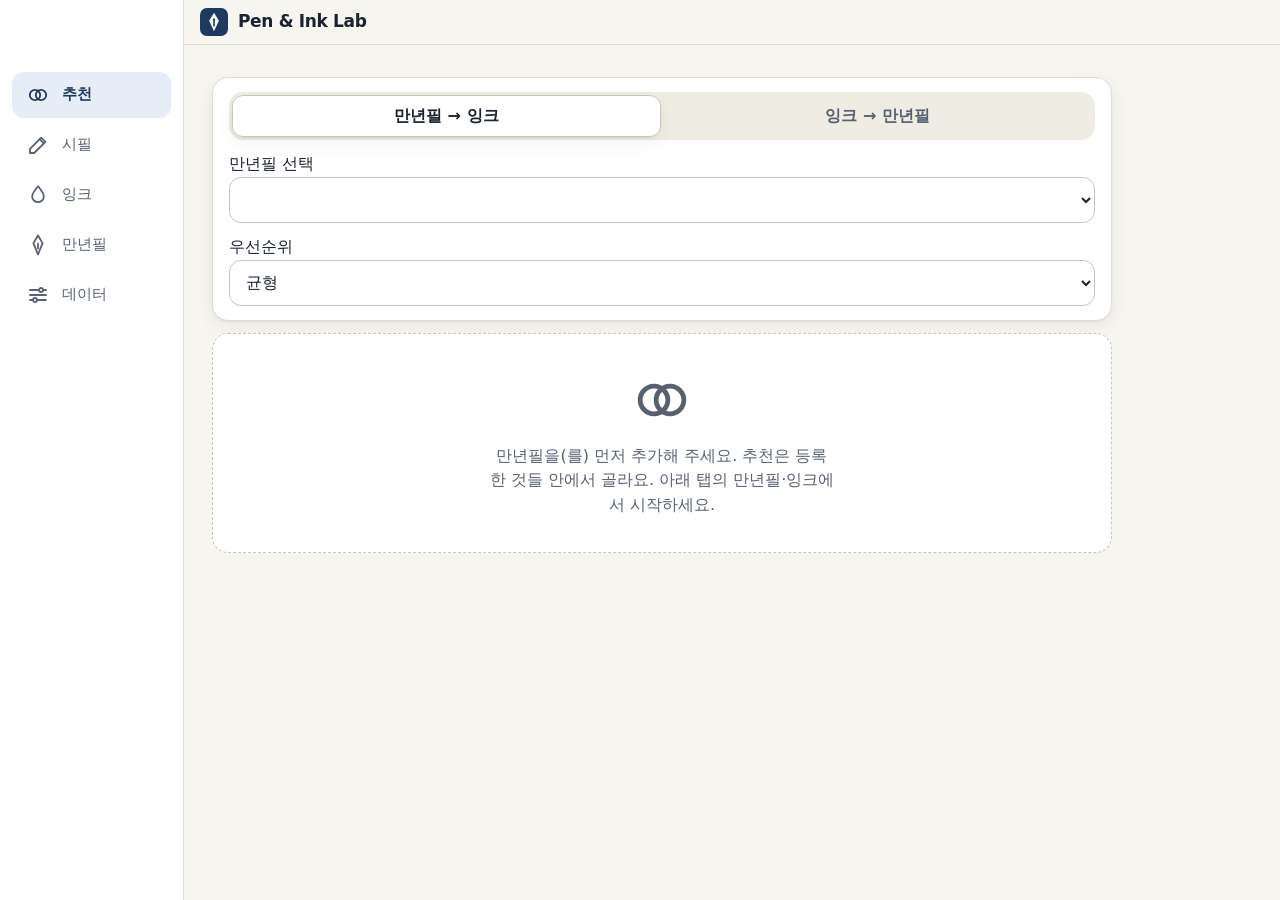
<file: index.html>
<!doctype html>
<html lang="ko">
<head>
<meta charset="utf-8">
<meta name="viewport" content="width=device-width,initial-scale=1,viewport-fit=cover">
<meta name="color-scheme" content="light dark">
<meta name="theme-color" content="#f6f4ef">
<meta name="apple-mobile-web-app-capable" content="yes">
<meta name="apple-mobile-web-app-title" content="Pen&Ink">
<link rel="manifest" href="manifest.webmanifest">
<link rel="apple-touch-icon" href="icons/icon-180.png">
<title>Pen &amp; Ink Lab</title>
  <script type="module" crossorigin src="./assets/index-9O4WMydk.js"></script>
  <link rel="stylesheet" crossorigin href="./assets/index-CVXWthxm.css">
</head>
<body>
<div id="app"></div>
<noscript>이 앱은 자바스크립트가 필요해요.</noscript>
</body>
</html>
</file>
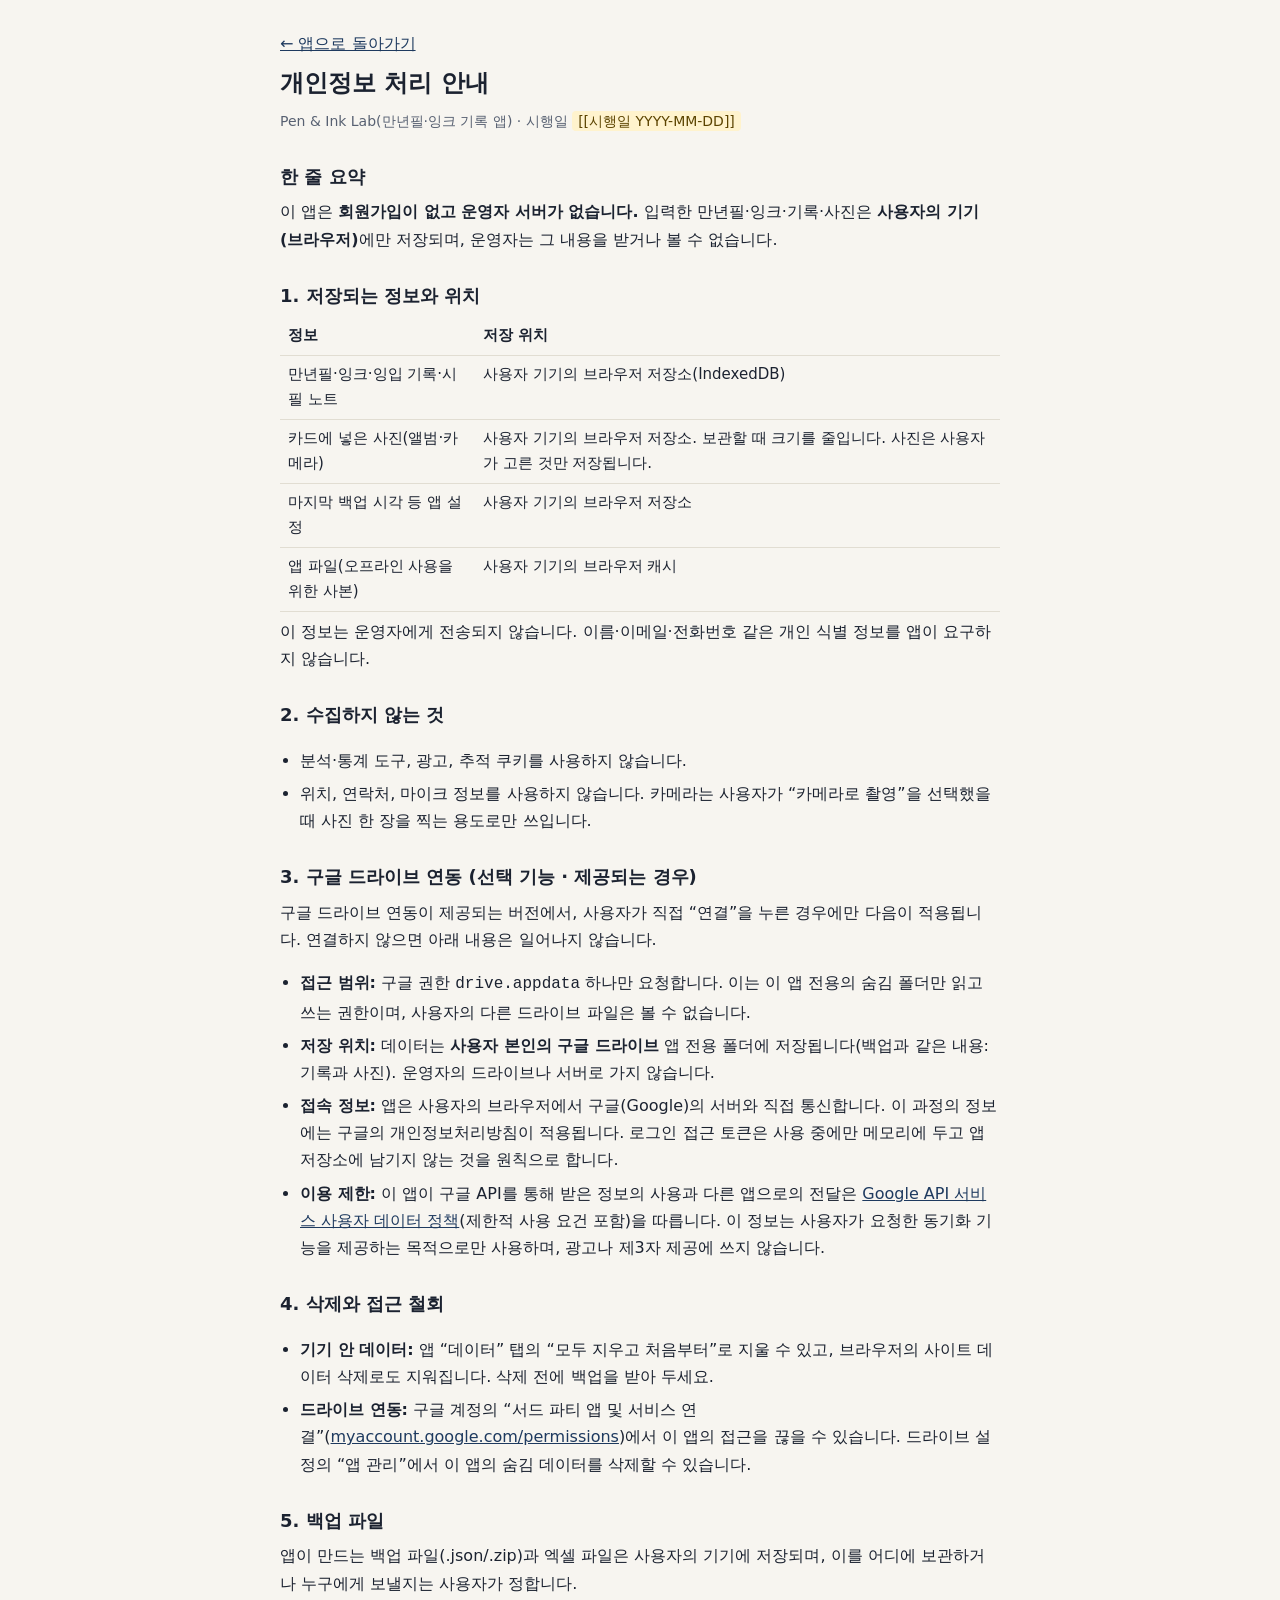
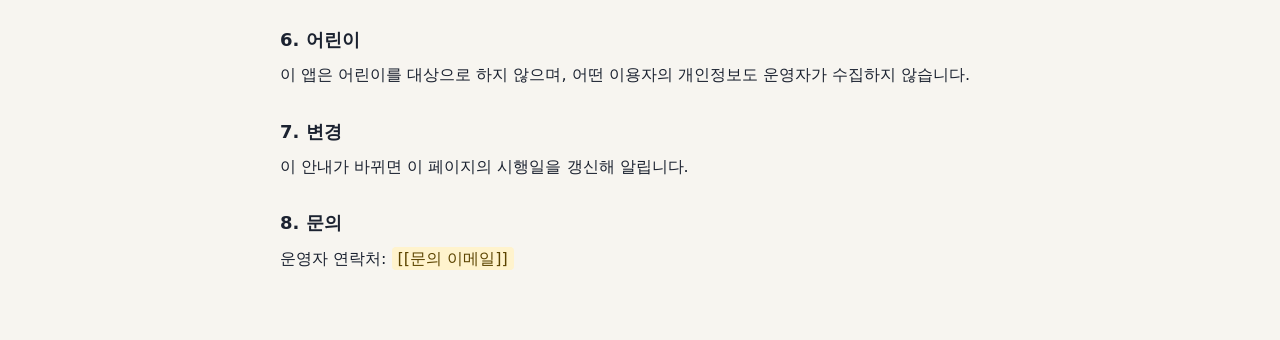
<file: privacy.html>
<!doctype html>
<html lang="ko">
<head>
<meta charset="utf-8">
<meta name="viewport" content="width=device-width,initial-scale=1">
<meta name="color-scheme" content="light dark">
<title>개인정보 처리 안내 · Pen &amp; Ink Lab</title>
<style>
:root{--bg:#f7f5f0;--text:#1b2230;--muted:#586172;--line:#e1ddd2;--accent:#1e3a5f}
@media (prefers-color-scheme:dark){:root{--bg:#12151b;--text:#e9ecf2;--muted:#a3acbb;--line:#2f3745;--accent:#8db8e6}}
body{margin:0;background:var(--bg);color:var(--text);font:16px/1.7 system-ui,-apple-system,"Segoe UI",Roboto,"Apple SD Gothic Neo","Noto Sans KR",sans-serif}
main{max-width:720px;margin:0 auto;padding:24px 16px 64px}
h1{font-size:24px;margin:0 0 4px}h2{font-size:18px;margin:28px 0 6px}p,li{margin:6px 0}ul{padding-left:20px}
.muted{color:var(--muted);font-size:14px}a{color:var(--accent)}
.todo{background:#fff3cd;color:#5c4400;padding:2px 6px;border-radius:4px}
@media (prefers-color-scheme:dark){.todo{background:#4a3a00;color:#ffe49a}}
table{border-collapse:collapse;width:100%;font-size:15px}th,td{border-bottom:1px solid var(--line);padding:6px 8px;text-align:left;vertical-align:top}
</style>
</head>
<body>
<main>
<p><a href="./">← 앱으로 돌아가기</a></p>
<h1>개인정보 처리 안내</h1>
<p class="muted">Pen &amp; Ink Lab(만년필·잉크 기록 앱) · 시행일 <span class="todo">[[시행일 YYYY-MM-DD]]</span></p>

<h2>한 줄 요약</h2>
<p>이 앱은 <b>회원가입이 없고 운영자 서버가 없습니다.</b> 입력한 만년필·잉크·기록·사진은 <b>사용자의 기기(브라우저)</b>에만 저장되며, 운영자는 그 내용을 받거나 볼 수 없습니다.</p>

<h2>1. 저장되는 정보와 위치</h2>
<table>
<tr><th>정보</th><th>저장 위치</th></tr>
<tr><td>만년필·잉크·잉입 기록·시필 노트</td><td>사용자 기기의 브라우저 저장소(IndexedDB)</td></tr>
<tr><td>카드에 넣은 사진(앨범·카메라)</td><td>사용자 기기의 브라우저 저장소. 보관할 때 크기를 줄입니다. 사진은 사용자가 고른 것만 저장됩니다.</td></tr>
<tr><td>마지막 백업 시각 등 앱 설정</td><td>사용자 기기의 브라우저 저장소</td></tr>
<tr><td>앱 파일(오프라인 사용을 위한 사본)</td><td>사용자 기기의 브라우저 캐시</td></tr>
</table>
<p>이 정보는 운영자에게 전송되지 않습니다. 이름·이메일·전화번호 같은 개인 식별 정보를 앱이 요구하지 않습니다.</p>

<h2>2. 수집하지 않는 것</h2>
<ul>
<li>분석·통계 도구, 광고, 추적 쿠키를 사용하지 않습니다.</li>
<li>위치, 연락처, 마이크 정보를 사용하지 않습니다. 카메라는 사용자가 “카메라로 촬영”을 선택했을 때 사진 한 장을 찍는 용도로만 쓰입니다.</li>
</ul>

<h2>3. 구글 드라이브 연동 (선택 기능 · 제공되는 경우)</h2>
<p>구글 드라이브 연동이 제공되는 버전에서, 사용자가 직접 “연결”을 누른 경우에만 다음이 적용됩니다. 연결하지 않으면 아래 내용은 일어나지 않습니다.</p>
<ul>
<li><b>접근 범위:</b> 구글 권한 <code>drive.appdata</code> 하나만 요청합니다. 이는 이 앱 전용의 숨김 폴더만 읽고 쓰는 권한이며, 사용자의 다른 드라이브 파일은 볼 수 없습니다.</li>
<li><b>저장 위치:</b> 데이터는 <b>사용자 본인의 구글 드라이브</b> 앱 전용 폴더에 저장됩니다(백업과 같은 내용: 기록과 사진). 운영자의 드라이브나 서버로 가지 않습니다.</li>
<li><b>접속 정보:</b> 앱은 사용자의 브라우저에서 구글(Google)의 서버와 직접 통신합니다. 이 과정의 정보에는 구글의 개인정보처리방침이 적용됩니다. 로그인 접근 토큰은 사용 중에만 메모리에 두고 앱 저장소에 남기지 않는 것을 원칙으로 합니다.</li>
<li><b>이용 제한:</b> 이 앱이 구글 API를 통해 받은 정보의 사용과 다른 앱으로의 전달은 <a href="https://developers.google.com/terms/api-services-user-data-policy">Google API 서비스 사용자 데이터 정책</a>(제한적 사용 요건 포함)을 따릅니다. 이 정보는 사용자가 요청한 동기화 기능을 제공하는 목적으로만 사용하며, 광고나 제3자 제공에 쓰지 않습니다.</li>
</ul>

<h2>4. 삭제와 접근 철회</h2>
<ul>
<li><b>기기 안 데이터:</b> 앱 “데이터” 탭의 “모두 지우고 처음부터”로 지울 수 있고, 브라우저의 사이트 데이터 삭제로도 지워집니다. 삭제 전에 백업을 받아 두세요.</li>
<li><b>드라이브 연동:</b> 구글 계정의 “서드 파티 앱 및 서비스 연결”(<a href="https://myaccount.google.com/permissions">myaccount.google.com/permissions</a>)에서 이 앱의 접근을 끊을 수 있습니다. 드라이브 설정의 “앱 관리”에서 이 앱의 숨김 데이터를 삭제할 수 있습니다.</li>
</ul>

<h2>5. 백업 파일</h2>
<p>앱이 만드는 백업 파일(.json/.zip)과 엑셀 파일은 사용자의 기기에 저장되며, 이를 어디에 보관하거나 누구에게 보낼지는 사용자가 정합니다.</p>

<h2>6. 어린이</h2>
<p>이 앱은 어린이를 대상으로 하지 않으며, 어떤 이용자의 개인정보도 운영자가 수집하지 않습니다.</p>

<h2>7. 변경</h2>
<p>이 안내가 바뀌면 이 페이지의 시행일을 갱신해 알립니다.</p>

<h2>8. 문의</h2>
<p>운영자 연락처: <span class="todo">[[문의 이메일]]</span></p>
</main>
</body>
</html>
</file>
<file: assets/index-CVXWthxm.css>
:root{--bg:#f7f5f0;--panel:#fff;--sunken:#efece4;--text:#1b2230;--muted:#586172;--line:#e1ddd2;--line-strong:#c9c4b6;--accent:#1e3a5f;--accent-ink:#fff;--accent-soft:#e6edf6;--gold:#8a6a1f;--bad:#a12626;--warn:#8a5a00;--good:#1f6b3d;--focus:#2f6fd0;--pen-body:#2b3445;--pen-trim:#b08a3e;--pen-nib:#c9ccd3;--pen-slit:#2b3445;--shadow:0 1px 2px #1419280f,0 6px 18px #1419280f;--radius:16px}@media (prefers-color-scheme:dark){:root{--bg:#12151b;--panel:#1c212b;--sunken:#252b37;--text:#e9ecf2;--muted:#a3acbb;--line:#2f3745;--line-strong:#454f61;--accent:#8db8e6;--accent-ink:#0e1620;--accent-soft:#23324a;--gold:#d9b25f;--bad:#f09a9a;--warn:#e6bb62;--good:#86d6a0;--focus:#8db8e6;--pen-body:#d7dbe4;--pen-trim:#d9b25f;--pen-nib:#8a93a3;--pen-slit:#12151b;--shadow:0 1px 2px #0006,0 6px 18px #0000004d}}*{box-sizing:border-box}html{-webkit-text-size-adjust:100%;scroll-padding-top:70px}body{background:var(--bg);color:var(--text);-webkit-font-smoothing:antialiased;margin:0;font:16px/1.55 system-ui,-apple-system,Segoe UI,Roboto,Apple SD Gothic Neo,Noto Sans KR,Malgun Gothic,sans-serif}h1,h2,h3,p{margin:0}h1,h2,h3{letter-spacing:-.01em;line-height:1.25}h2{font-size:19px}h3{font-size:16px}button,input,select,textarea{font:inherit;color:inherit}:focus-visible{outline:3px solid var(--focus);outline-offset:2px;border-radius:8px}.muted{color:var(--muted)}.count{color:var(--muted);margin:6px 2px 10px;font-size:13px}.pad{padding:14px 16px}.sec{margin:22px 0 10px}.hint{color:var(--muted);margin:6px 0;font-size:13px}.hint.center{text-align:center;margin:18px 0}.hint a{color:var(--accent)}.hint.bad,.bad{color:var(--bad)}svg{display:block}.top{z-index:5;background:color-mix(in srgb,var(--bg) 88%,transparent);-webkit-backdrop-filter:blur(10px);border-bottom:1px solid var(--line);padding:calc(8px + env(safe-area-inset-top)) 16px 8px;position:sticky;top:0}.top-in{align-items:center;gap:10px;max-width:960px;margin:0 auto;display:flex}.top h1{letter-spacing:-.02em;font-size:17px;font-weight:700}.logo{flex:none;width:28px;height:28px}main{max-width:960px;padding:14px 16px calc(96px + env(safe-area-inset-bottom));margin:0 auto}.tabs{z-index:6;background:var(--panel);border-top:1px solid var(--line);padding:4px 4px calc(4px + env(safe-area-inset-bottom));grid-template-columns:repeat(5,1fr);display:grid;position:fixed;bottom:0;left:0;right:0}.tabs button{min-height:56px;color:var(--muted);cursor:pointer;background:0 0;border:0;border-radius:12px;align-content:center;justify-items:center;gap:2px;font-size:12px;display:grid;position:relative}.tabs button svg{width:24px;height:24px}.tabs button.on{color:var(--accent);font-weight:700}.tabs button.on:before{content:"";background:var(--accent);border-radius:3px;width:28px;height:3px;position:absolute;top:2px}.tabs button:hover{background:var(--sunken)}@media (min-width:900px){.tabs{border-top:0;border-right:1px solid var(--line);grid-template-columns:1fr;align-content:start;gap:4px;width:184px;padding:72px 12px 12px;top:0;bottom:0;right:auto}.tabs button{grid-auto-flow:column;justify-content:start;justify-items:start;gap:12px;min-height:46px;padding:0 14px;font-size:15px}.tabs button.on{background:var(--accent-soft)}.tabs button.on:before{display:none}.top{padding-left:200px}.top-in{max-width:none}main{max-width:none;margin-left:184px;padding:20px 28px 40px}main>*{max-width:900px}}.input{border:1px solid var(--line-strong);background:var(--panel);border-radius:12px;width:100%;min-height:46px;padding:10px 12px}textarea.input{resize:vertical;min-height:76px}.input::placeholder{color:var(--muted);opacity:.8}.field{gap:4px;display:grid}.flabel{color:var(--muted);font-size:13px;font-weight:600}.fhint{color:var(--muted);font-size:12px}.btn{border:1px solid var(--line-strong);background:var(--panel);cursor:pointer;text-align:center;border-radius:12px;justify-content:center;align-items:center;gap:8px;min-height:46px;padding:0 18px;font-size:15px;font-weight:600;transition:background .12s,border-color .12s,transform 50ms;display:inline-flex}.btn svg{width:18px;height:18px}.btn:active{transform:translateY(1px)}.btn:hover{background:var(--sunken)}.btn.primary{background:var(--accent);color:var(--accent-ink);border-color:var(--accent)}.btn.primary:hover{background:var(--accent);filter:brightness(1.1)}.btn.outline{background:0 0}.btn.danger{color:var(--bad);border-color:var(--bad);background:0 0}.btn:disabled,.btn.disabled{opacity:.5;pointer-events:none}.chip{white-space:nowrap;border:1px solid var(--line-strong);background:var(--panel);cursor:pointer;border-radius:999px;min-height:38px;padding:0 14px;font-size:14px}.chip:hover{background:var(--sunken)}.chip.danger{color:var(--bad)}.icon-btn{cursor:pointer;background:0 0;border:0;border-radius:12px;place-items:center;min-width:44px;min-height:44px;display:grid}.icon-btn svg{width:20px;height:20px}.stack{gap:12px;display:grid}.row{grid-template-columns:repeat(auto-fit,minmax(110px,1fr));gap:10px;display:grid}.row2{grid-template-columns:1fr 1fr;gap:10px;display:grid}.bar{align-items:center;gap:8px;display:flex}.bar .input{flex:1}.opts{border:0;flex-wrap:wrap;gap:4px 16px;margin:0;padding:0;display:flex}.opts legend{color:var(--muted);margin-bottom:4px;padding:0;font-size:13px;font-weight:600}.opts label{align-items:center;gap:8px;min-height:36px;font-size:15px;display:inline-flex}.opts input{width:20px;height:20px;accent-color:var(--accent)}.card{background:var(--panel);border:1px solid var(--line);border-radius:var(--radius);box-shadow:var(--shadow);overflow:hidden}.panel{background:var(--panel);border:1px solid var(--line);border-radius:var(--radius);box-shadow:var(--shadow);gap:12px;margin:12px 0;padding:14px 16px;display:grid}.grid{grid-template-columns:repeat(auto-fill,minmax(168px,1fr));gap:14px;display:grid}@media (min-width:900px){.grid{grid-template-columns:repeat(auto-fill,minmax(210px,1fr))}}.card-body{gap:2px;padding:12px 14px 14px;display:grid}.brand{color:var(--muted);letter-spacing:.02em;font-size:12px}.name{font-size:16px;font-weight:650;line-height:1.3}.meta{color:var(--muted);font-size:13px}.actions{flex-wrap:wrap;gap:6px;margin-top:10px;display:flex}.actions .chip{flex:64px;padding:0 8px}.actions .chip.wide{flex-basis:100%}.chip.primary{background:var(--accent);color:var(--accent-ink);border-color:var(--accent);font-weight:600}.chip.primary:hover{background:var(--accent);filter:brightness(1.1)}.pen-stage,.ink-tile{aspect-ratio:4/3;place-items:center;display:grid;position:relative;overflow:hidden}.pen-stage{background:radial-gradient(120% 90% at 30% 20%,var(--accent-soft),var(--sunken))}.penart{filter:drop-shadow(0 6px 8px #0000002e);width:62%;height:auto;max-height:92%}.ink-tile{background:var(--c-ink,#888);color:#fff}.ink-tile:after{content:"";pointer-events:none;background:linear-gradient(160deg,#ffffff40,#0003);position:absolute;inset:0}.ink-tile.has-photo:after{display:none}.drop{z-index:1;width:34%;height:auto;position:relative}.cover{object-fit:cover;width:100%;height:100%;display:block;position:absolute;inset:0}.badge{background:var(--panel);border:1px solid var(--line);z-index:1;border-radius:999px;padding:2px 10px;font-size:12px;font-weight:600;position:absolute;top:10px;right:10px}.tile-label{z-index:1;text-shadow:0 1px 3px #0009;font-size:13px;font-weight:600;position:absolute;bottom:10px;left:12px}.tile-fx{z-index:1;background:#00000080;border-radius:999px;padding:2px 10px;font-size:12px;font-weight:600;position:absolute;top:10px;right:10px}.dot{vertical-align:-1px;border:1px solid var(--line-strong);border-radius:50%;width:12px;height:12px;margin-right:2px;display:inline-block}.tag{background:var(--accent-soft);color:var(--accent);border-radius:999px;margin-left:8px;padding:1px 8px;font-size:12px;font-weight:600;display:inline-block}.empty{text-align:center;color:var(--muted);background:var(--panel);border:1px dashed var(--line-strong);border-radius:var(--radius);justify-items:center;gap:12px;padding:34px 18px;display:grid}.empty-ic svg{width:64px;height:64px}.empty-ic .drop{background:var(--accent);border-radius:50%;width:64px;height:64px;padding:14px}.empty p{max-width:34ch}.seg{background:var(--sunken);border-radius:14px;grid-template-columns:1fr 1fr;gap:3px;padding:3px;display:grid}.seg button{cursor:pointer;min-height:42px;color:var(--muted);background:0 0;border:0;border-radius:11px;font-weight:600}.seg button.on{background:var(--panel);color:var(--text);box-shadow:var(--shadow);outline:1px solid var(--line-strong);outline-offset:-1px}.reco{gap:12px;margin:0;padding:0;list-style:none;display:grid}.reco-row{gap:14px;padding:14px 16px;display:flex}.rank{background:var(--sunken);width:32px;height:32px;color:var(--muted);border-radius:50%;flex:none;place-items:center;font-size:15px;font-weight:700;display:grid}.reco-row[data-rank="1"] .rank{background:var(--gold);color:#fff}.reco-main{flex:1;gap:6px;min-width:0;display:grid}.bar-score{background:var(--sunken);border-radius:99px;height:8px;overflow:hidden}.bar-score span{background:var(--muted);border-radius:99px;height:100%;display:block}.bar-score span.hi{background:var(--good)}.bar-score span.mid{background:var(--accent)}.score{color:var(--muted);font-size:13px}.score b{color:var(--text);font-size:15px}.why,.warn{gap:3px;margin:2px 0;padding:0;font-size:13px;list-style:none;display:grid}.why li,.warn li{padding-left:20px;position:relative}.why{color:var(--good)}.why li:before{content:"✓";font-weight:700;position:absolute;left:2px}.warn{color:var(--warn)}.warn li:before{content:"!";font-weight:800;position:absolute;left:6px}.plan{border-collapse:collapse;width:100%;font-size:14px}.plan th,.plan td{text-align:left;border-bottom:1px solid var(--line);padding:6px 8px}.plan td:not(:first-child),.plan th:not(:first-child){text-align:right}.plan-list{color:var(--muted);margin:6px 0 0;padding-left:20px;font-size:13px}details summary{cursor:pointer;min-height:32px;font-weight:600}.log{gap:10px;margin:0;padding:0;list-style:none;display:grid}.test-photo{background:var(--sunken);cursor:pointer;border:0;border-radius:12px;width:100%;margin-bottom:8px;padding:0;display:block;overflow:hidden}.test-photo img{object-fit:cover;width:100%;max-height:200px;display:block}.log-title{font-size:15px}.banner{background:var(--accent-soft);border-radius:14px;justify-content:space-between;align-items:center;gap:12px;margin:0 0 14px;padding:10px 14px;font-size:14px;display:flex}.notice{background:var(--sunken);border-radius:12px;padding:10px 14px;font-size:14px}.toast{left:50%;bottom:calc(84px + env(safe-area-inset-bottom));background:var(--text);color:var(--bg);z-index:40;max-width:92vw;box-shadow:var(--shadow);border-radius:999px;align-items:center;gap:8px;padding:10px 18px 10px 14px;font-size:14px;font-weight:600;display:flex;position:fixed;transform:translate(-50%)}.toast svg{flex:none;width:18px;height:18px}@media (min-width:900px){.toast{bottom:28px;left:calc(50% + 92px)}}.sheet-back{z-index:30;background:#0a0e1680;justify-content:center;align-items:flex-end;display:flex;position:fixed;inset:0}.sheet{background:var(--bg);border-radius:22px 22px 0 0;outline:0;flex-direction:column;width:100%;max-width:640px;max-height:92vh;display:flex;box-shadow:0 -10px 40px #00000040}.sheet-head{border-bottom:1px solid var(--line);justify-content:space-between;align-items:center;padding:8px 8px 8px 20px;display:flex}.sheet-head h2{font-size:17px}.sheet-body{padding:16px 20px calc(22px + env(safe-area-inset-bottom));gap:14px;display:grid;overflow:auto}.results{gap:8px;max-height:48vh;margin:0;padding:0;list-style:none;display:grid;overflow:auto}.result{text-align:left;border:1px solid var(--line);background:var(--panel);cursor:pointer;border-radius:12px;width:100%;min-height:46px;padding:11px 14px}.result:hover{border-color:var(--accent)}.nibs{flex-wrap:wrap;align-items:center;gap:8px;padding:8px 4px;font-size:14px;display:flex}.photo-prev{background:var(--sunken);border-radius:16px;place-items:center;min-height:170px;max-height:46vh;display:grid;overflow:hidden}.photo-prev img{object-fit:contain;max-width:100%;max-height:46vh;display:block}.fatal{gap:12px;max-width:520px;margin:20vh auto;padding:0 20px;display:grid}@media (min-width:900px){.sheet-back{align-items:center}.sheet{border-radius:22px}}@media (prefers-reduced-motion:no-preference){.sheet{animation:.22s ease-out up}.sheet-back{animation:.18s ease-out fade}.toast{animation:.2s ease-out pop}@keyframes up{0%{opacity:0;transform:translateY(24px)}}@keyframes fade{0%{opacity:0}}@keyframes pop{0%{opacity:0;transform:translate(-50%,8px)}}}#pilPrint{display:none}@media print{@page{margin:14mm}body.pil-printing{background:#fff!important}body.pil-printing>:not(#pilPrint){display:none!important}body.pil-printing #pilPrint{color:#000;font:10.5pt/1.45 -apple-system,BlinkMacSystemFont,Apple SD Gothic Neo,Malgun Gothic,Noto Sans KR,sans-serif;display:block!important}#pilPrint .pp-head h1{margin:0 0 2pt;font-size:18pt}#pilPrint .pp-head p{color:#444;margin:0 0 14pt}#pilPrint h2{break-after:avoid;margin:16pt 0 6pt;font-size:13pt}#pilPrint h2 small{color:#555;font-size:9.5pt;font-weight:400}#pilPrint table{border-collapse:collapse;width:100%;font-size:9.5pt}#pilPrint th,#pilPrint td{text-align:left;vertical-align:top;overflow-wrap:break-word;word-break:normal;border-bottom:.5pt solid #bbb;padding:3pt 5pt}#pilPrint th{-webkit-print-color-adjust:exact;-moz-print-color-adjust:exact;print-color-adjust:exact;background:#eee;border-bottom:1pt solid #000}#pilPrint thead{display:table-header-group}#pilPrint tr{break-inside:avoid}#pilPrint .pp-none{color:#666}}
</file>
